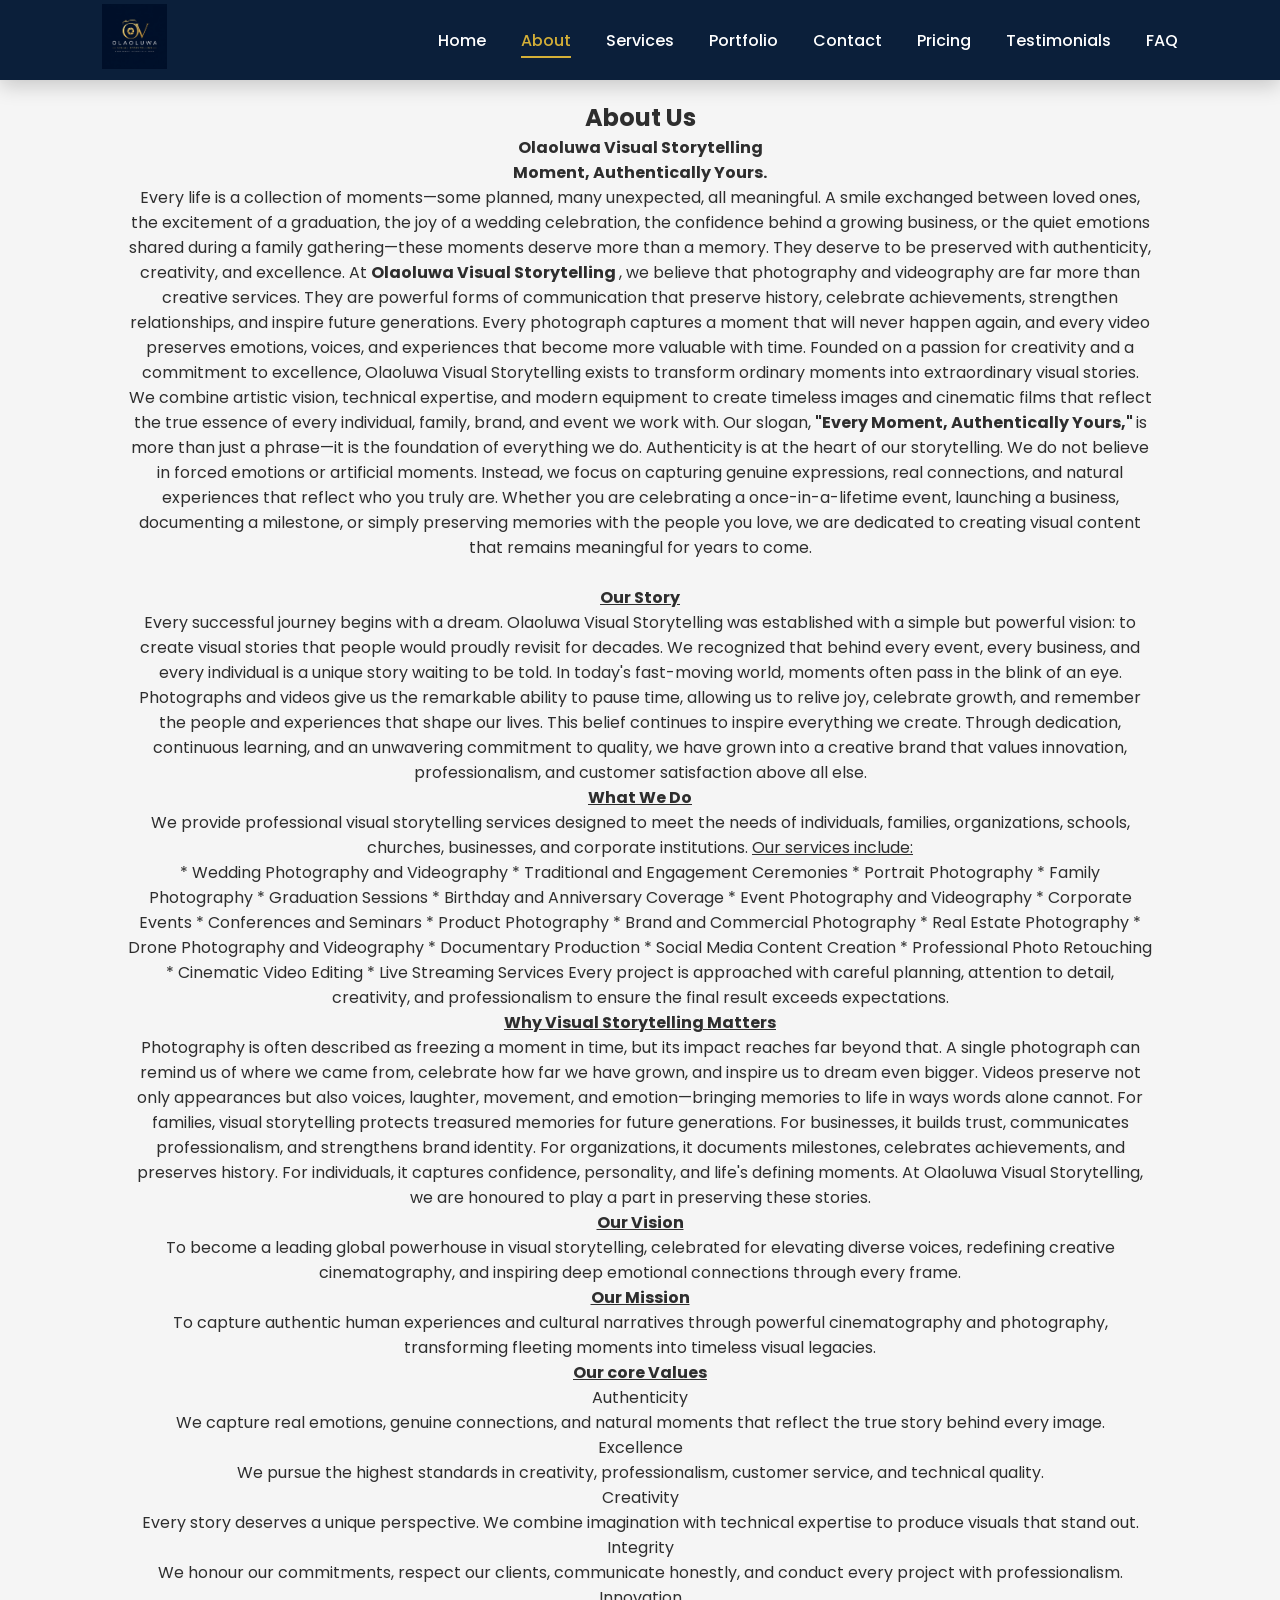
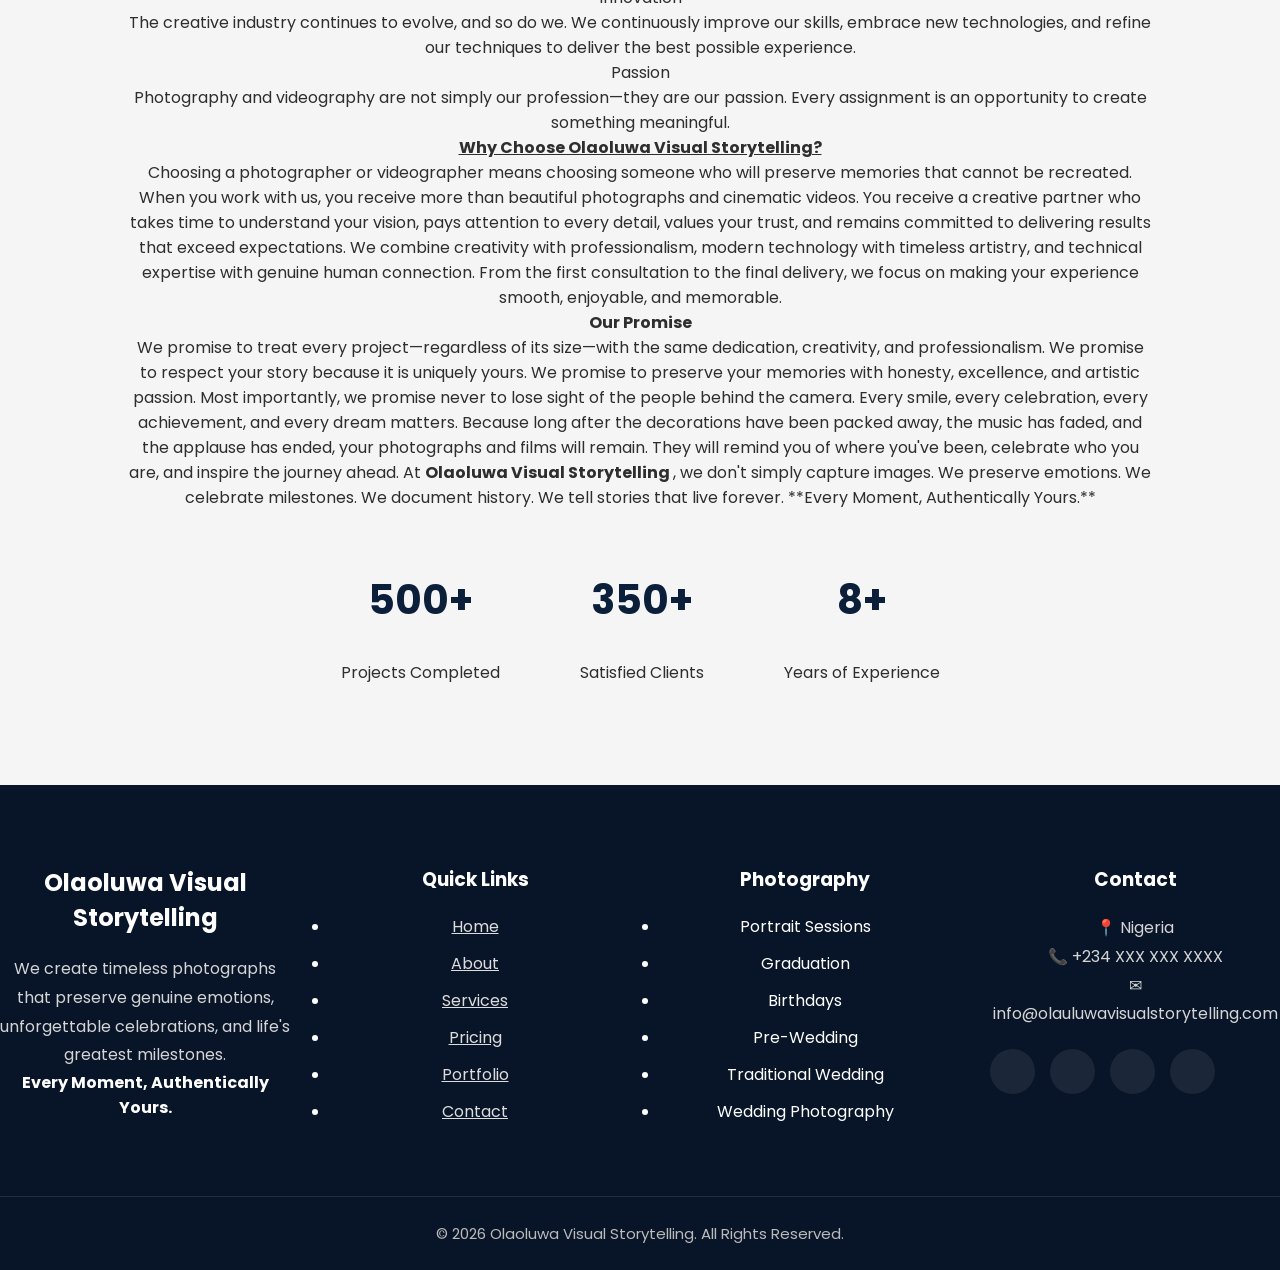
<file: about.html>
<!DOCTYPE html>
<html lang="en">
 <head>
  <meta charset="utf-8"/>
  <meta content="width=device-width, initial-scale=1.0" name="viewport"/>
  <link href="style.css" rel="stylesheet"/>
  <script defer="" src="script.js">
  </script>
  <title> About | Olaoluwa Visual Storytelling </title>
  <link rel="icon" type="image/x-icon" href="Gallery/Olaoluwa Visual Stroytelling Logo.png">
  <link href="https://fonts.googleapis.com/css2?family=Poppins:wght@300;400;500;600;700&amp;display=swap" rel="stylesheet"/>
 </head>
 <body>
  <header>
   <nav class="navbar">
    <a class="logo" href="index.html">
     <img alt="Olaoluwa Visual Storytelling" src="Gallery/Olaoluwa Visual Stroytelling Logo.png"/>
    </a>
    <ul class="nav-menu">
     <li>
      <a href="index.html">Home</a>
     </li>
     <li>
      <a class="active" href="about.html">About </a>
     </li>
     <li>
      <a href="services.html">Services</a>
     </li>
     <li>
      <a href="portfolio.html">Portfolio</a>
     </li>
     <li>
      <a href="contact.html">Contact</a>
     </li>
     <li>
      <a href="pricing.html">Pricing</a>
     </li>
     <li>
      <a href="testimonials.html">    Testimonials
      </a>
     </li>
     <li>
      <a href="faq.html">
       FAQ
      </a>
     </li>
    </ul>
    <div class="hamburger">
     <span>
     </span>
     <span>
     </span>
     <span>
     </span>
    </div>
   </nav>
  </header>
  <section class="section">
   <h1>
    About Us
   </h1>
   <p>
    <strong>
     Olaoluwa Visual Storytelling
    </strong>
    <br/>
    <strong>
     Moment, Authentically Yours.
    </strong>
    <br/>
    Every life is a collection of moments&mdash;some planned, many unexpected, all meaningful. A smile exchanged between loved ones, the excitement of a graduation, the joy of a wedding celebration, the confidence behind a growing business, or the quiet emotions shared during a family gathering&mdash;these moments deserve more than a memory. They deserve to be preserved with authenticity, creativity, and excellence.

At
    <strong>
     Olaoluwa Visual Storytelling
    </strong>
    , we believe that photography and videography are far more than creative services. They are powerful forms of communication that preserve history, celebrate achievements, strengthen relationships, and inspire future generations. Every photograph captures a moment that will never happen again, and every video preserves emotions, voices, and experiences that become more valuable with time.

Founded on a passion for creativity and a commitment to excellence, Olaoluwa Visual Storytelling exists to transform ordinary moments into extraordinary visual stories. We combine artistic vision, technical expertise, and modern equipment to create timeless images and cinematic films that reflect the true essence of every individual, family, brand, and event we work with.

Our slogan,
    <strong>
     "Every Moment, Authentically Yours,"
    </strong>
    is more than just a phrase&mdash;it is the foundation of everything we do. Authenticity is at the heart of our storytelling. We do not believe in forced emotions or artificial moments. Instead, we focus on capturing genuine expressions, real connections, and natural experiences that reflect who you truly are.

Whether you are celebrating a once-in-a-lifetime event, launching a business, documenting a milestone, or simply preserving memories with the people you love, we are dedicated to creating visual content that remains meaningful for years to come.
    <br/>
    <br/>
    <strong>
     <u>
      Our Story
     </u>
    </strong>
    <br/>
    Every successful journey begins with a dream.

Olaoluwa Visual Storytelling was established with a simple but powerful vision: to create visual stories that people would proudly revisit for decades. We recognized that behind every event, every business, and every individual is a unique story waiting to be told.

In today's fast-moving world, moments often pass in the blink of an eye. Photographs and videos give us the remarkable ability to pause time, allowing us to relive joy, celebrate growth, and remember the people and experiences that shape our lives.

This belief continues to inspire everything we create.

Through dedication, continuous learning, and an unwavering commitment to quality, we have grown into a creative brand that values innovation, professionalism, and customer satisfaction above all else.
    <br/>
    <strong>
     <u>
      What We Do
     </u>
    </strong>
    <br/>
    We provide professional visual storytelling services designed to meet the needs of individuals, families, organizations, schools, churches, businesses, and corporate institutions.
    <u>
     Our services include:
    </u>
    <br/>
    * Wedding Photography and Videography
* Traditional and Engagement Ceremonies
* Portrait Photography
* Family Photography
* Graduation Sessions
* Birthday and Anniversary Coverage
* Event Photography and Videography
* Corporate Events
* Conferences and Seminars
* Product Photography
* Brand and Commercial Photography
* Real Estate Photography
* Drone Photography and Videography
* Documentary Production
* Social Media Content Creation
* Professional Photo Retouching
* Cinematic Video Editing
* Live Streaming Services

Every project is approached with careful planning, attention to detail, creativity, and professionalism to ensure the final result exceeds expectations.
    <br/>
    <strong>
     <u>
      Why Visual Storytelling Matters
     </u>
    </strong>
    <br/>
    Photography is often described as freezing a moment in time, but its impact reaches far beyond that.

A single photograph can remind us of where we came from, celebrate how far we have grown, and inspire us to dream even bigger. Videos preserve not only appearances but also voices, laughter, movement, and emotion&mdash;bringing memories to life in ways words alone cannot.

For families, visual storytelling protects treasured memories for future generations.

For businesses, it builds trust, communicates professionalism, and strengthens brand identity.

For organizations, it documents milestones, celebrates achievements, and preserves history.

For individuals, it captures confidence, personality, and life's defining moments.

At Olaoluwa Visual Storytelling, we are honoured to play a part in preserving these stories.
    <br/>
    <strong>
     <u>
      Our Vision
     </u>
    </strong>
    <br/>
    To become a leading global powerhouse in visual storytelling, celebrated for elevating diverse voices, redefining creative cinematography, and inspiring deep emotional connections through every frame.
    <br/>
    <strong>
     <u>
      Our Mission
     </u>
    </strong>
    <br/>
    To capture authentic human experiences and cultural narratives through powerful cinematography and photography, transforming fleeting moments into timeless visual legacies.
    <br/>
    <strong>
     <u>
      Our core Values
     </u>
    </strong>
    <br/>
    Authenticity
    <br/>
    We capture real emotions, genuine connections, and natural moments that reflect the true story behind every image.
    <br/>
    Excellence
    <br/>
    We pursue the highest standards in creativity, professionalism, customer service, and technical quality.
    <br/>
    Creativity
    <br/>
    Every story deserves a unique perspective. We combine imagination with technical expertise to produce visuals that stand out.
    <br/>
    Integrity
    <br/>
    We honour our commitments, respect our clients, communicate honestly, and conduct every project with professionalism.
    <br/>
    Innovation
    <br/>
    The creative industry continues to evolve, and so do we. We continuously improve our skills, embrace new technologies, and refine our techniques to deliver the best possible experience.
    <br/>
    Passion
    <br/>
    Photography and videography are not simply our profession&mdash;they are our passion. Every assignment is an opportunity to create something meaningful.
    <br/>
    <strong>
     <u>
      Why Choose Olaoluwa Visual Storytelling?
     </u>
    </strong>
    <br/>
    Choosing a photographer or videographer means choosing someone who will preserve memories that cannot be recreated.

When you work with us, you receive more than beautiful photographs and cinematic videos.

You receive a creative partner who takes time to understand your vision, pays attention to every detail, values your trust, and remains committed to delivering results that exceed expectations.

We combine creativity with professionalism, modern technology with timeless artistry, and technical expertise with genuine human connection.

From the first consultation to the final delivery, we focus on making your experience smooth, enjoyable, and memorable.
    <br/>
    <strong>
     Our Promise
    </strong>
    <br/>
    We promise to treat every project&mdash;regardless of its size&mdash;with the same dedication, creativity, and professionalism.

We promise to respect your story because it is uniquely yours.

We promise to preserve your memories with honesty, excellence, and artistic passion.

Most importantly, we promise never to lose sight of the people behind the camera. Every smile, every celebration, every achievement, and every dream matters.

Because long after the decorations have been packed away, the music has faded, and the applause has ended, your photographs and films will remain.

They will remind you of where you've been, celebrate who you are, and inspire the journey ahead.

At
    <strong>
     Olaoluwa Visual Storytelling
    </strong>
    , we don't simply capture images.

We preserve emotions.

We celebrate milestones.

We document history.

We tell stories that live forever.

**Every Moment, Authentically Yours.**
   </p>
   <div class="stats">
    <div>
     <h2>
      500+
     </h2>
     <p>
      Projects Completed
     </p>
    </div>
    <div>
     <h2>
      350+
     </h2>
     <p>
      Satisfied Clients
     </p>
    </div>
    <div>
     <h2>
      8+
     </h2>
     <p>
      Years of Experience
     </p>
    </div>
   </div>
  </section>
  <footer>
   <div class="container footer-grid">
    <div class="footer-about">
     <h2>
      Olaoluwa Visual Storytelling
     </h2>
     <p>
      We create timeless photographs that preserve genuine
                    emotions, unforgettable celebrations, and life's
                    greatest milestones.
     </p>
     <h4>
      Every Moment, Authentically Yours.
     </h4>
    </div>
    <div class="footer-links">
     <h3>
      Quick Links
     </h3>
     <ul>
      <li>
       <a href="index.html">
        Home
       </a>
      </li>
      <li>
       <a href="about.html">
        About
       </a>
      </li>
      <li>
       <a href="services.html">
        Services
       </a>
      </li>
      <li>
       <a href="pricing.html">
        Pricing
       </a>
      </li>
      <li>
       <a href="portfolio.html">
        Portfolio
       </a>
      </li>
      <li>
       <a href="contact.html">
        Contact
       </a>
      </li>
     </ul>
    </div>
    <div class="footer-services">
     <h3>
      Photography
     </h3>
     <ul>
      <li>
       Portrait Sessions
      </li>
      <li>
       Graduation
      </li>
      <li>
       Birthdays
      </li>
      <li>
       Pre-Wedding
      </li>
      <li>
       Traditional Wedding
      </li>
      <li>
       Wedding Photography
      </li>
     </ul>
    </div>
    <div class="footer-contact">
     <h3>
      Contact
     </h3>
     <p>
      📍 Nigeria
     </p>
     <p>
      📞 +234 XXX XXX XXXX
     </p>
     <p>
      ✉ info@olauluwavisualstorytelling.com
     </p>
     <div class="social-icons">
      <a href="#">
       <i class="fab fa-facebook-f">
       </i>
      </a>
      <a href="#">
       <i class="fab fa-instagram">
       </i>
      </a>
      <a href="#">
       <i class="fab fa-x-twitter">
       </i>
      </a>
      <a href="#">
       <i class="fab fa-youtube">
       </i>
      </a>
     </div>
    </div>
   </div>
   <div class="copyright">
    <p>
     &copy; 2026 Olaoluwa Visual Storytelling.
                All Rights Reserved.
    </p>
   </div>
  </footer>
 </body>
</html>
</file>
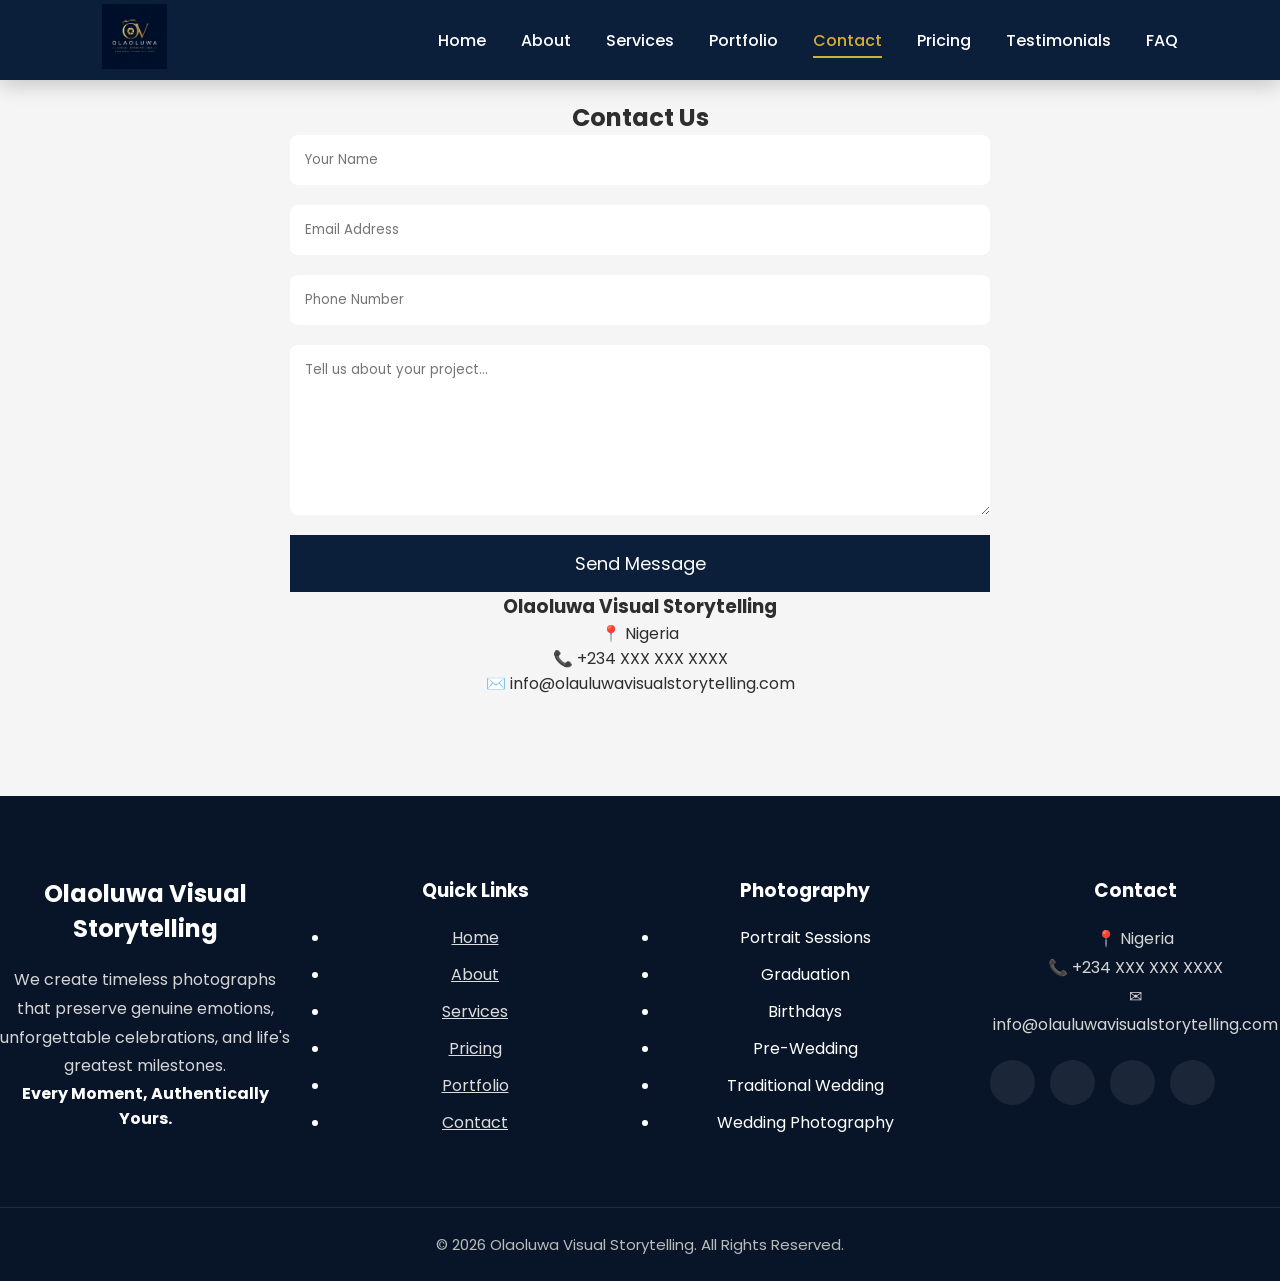
<file: contact.html>
<!DOCTYPE html>
<html lang="en">
<head>
    <meta charset="UTF-8">
    <meta name="viewport" content="width=device-width, initial-scale=1.0">
   <title> Contact | Olaoluwa Visual Storytelling </title>
  <link rel="icon" type="image/x-icon" href="Gallery/Olaoluwa Visual Stroytelling Logo.png">
  <link href="https://fonts.googleapis.com/css2?family=Poppins:wght@300;400;500;600;700&amp;display=swap" rel="stylesheet"/>

    <link rel="stylesheet" href="style.css">
    <script src="script.js" defer></script>
</head>
<body>
<header>
    <nav class="navbar">

        <a href="index.html" class="logo">
            <img src="Gallery/Olaoluwa Visual Stroytelling Logo.png" alt="Olaoluwa Visual Storytelling">
        </a>

        <ul class="nav-menu">
            <li><a href="index.html" >Home</a></li>
            <li><a href="about.html">About</a></li>
            <li><a href="services.html">Services</a></li>
            <li><a href="portfolio.html">Portfolio</a></li>
            <li><a href="contact.html"  class="active">Contact</a></li>
            <li><a href="pricing.html">Pricing</a></li>
<li><a href="testimonials.html">Testimonials</a></li>
<li><a href="faq.html">FAQ</a></li>
        </ul>

        <div class="hamburger">
            <span></span>
            <span></span>
            <span></span>
        </div>

    </nav>
</header>
<section class="section">

<h1>Contact Us</h1>

<form>

<input
type="text"
placeholder="Your Name"
required>

<input
type="email"
placeholder="Email Address"
required>

<input
type="tel"
placeholder="Phone Number">

<textarea
placeholder="Tell us about your project..."
rows="7"></textarea>

<button type="submit">
Send Message
</button>

</form>

<div class="contact-info">

<h3>Olaoluwa Visual Storytelling</h3>

<p>
📍 Nigeria
</p>

<p>
📞 +234 XXX XXX XXXX
</p>

<p>
✉️ info@olauluwavisualstorytelling.com
</p>

</div>

</section>    
<footer>

        <div class="container footer-grid">

            <div class="footer-about">

                <h2>Olaoluwa Visual Storytelling</h2>

                <p>

                    We create timeless photographs that preserve genuine
                    emotions, unforgettable celebrations, and life's
                    greatest milestones.

                </p>

                <h4>
                    Every Moment, Authentically Yours.
                </h4>

            </div>





            <div class="footer-links">

                <h3>Quick Links</h3>

                <ul>

                    <li><a href="index.html">Home</a></li>

                    <li><a href="about.html">About</a></li>

                    <li><a href="services.html">Services</a></li>

                    <li><a href="pricing.html">Pricing</a></li>

                    <li><a href="portfolio.html">Portfolio</a></li>

                    <li><a href="contact.html">Contact</a></li>

                </ul>

            </div>





            <div class="footer-services">

                <h3>Photography</h3>

                <ul>

                    <li>Portrait Sessions</li>

                    <li>Graduation</li>

                    <li>Birthdays</li>

                    <li>Pre-Wedding</li>

                    <li>Traditional Wedding</li>

                    <li>Wedding Photography</li>

                </ul>

            </div>





            <div class="footer-contact">

                <h3>Contact</h3>

                <p>📍 Nigeria</p>

                <p>📞 +234 XXX XXX XXXX</p>

                <p>✉ info@olauluwavisualstorytelling.com</p>

                <div class="social-icons">

                    <a href="#">
                        <i class="fab fa-facebook-f"></i>
                    </a>

                    <a href="#">
                        <i class="fab fa-instagram"></i>
                    </a>

                    <a href="#">
                        <i class="fab fa-x-twitter"></i>
                    </a>

                    <a href="#">
                        <i class="fab fa-youtube"></i>
                    </a>

                </div>

            </div>

        </div>





        <div class="copyright">

            <p>

                © 2026 Olaoluwa Visual Storytelling.
                All Rights Reserved.

            </p>

        </div>

    </footer>
</body>
</html>
</file>
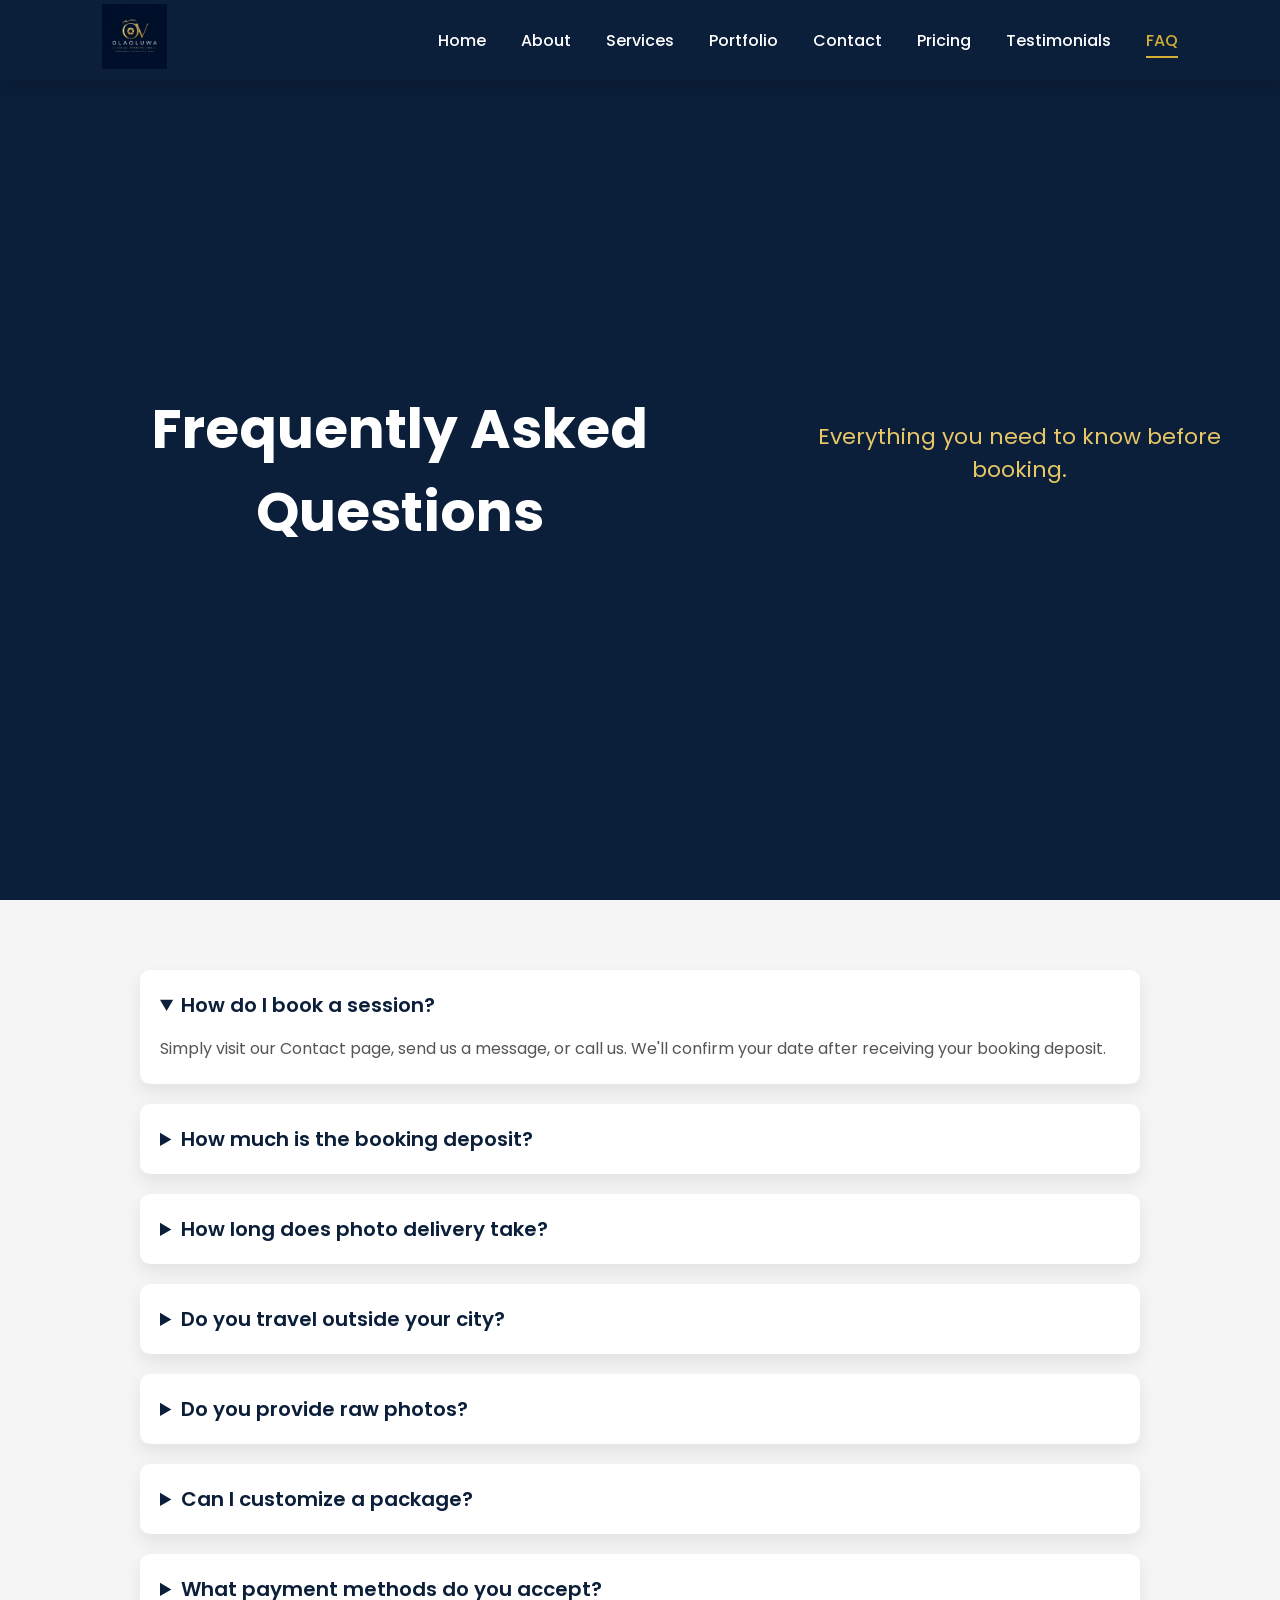
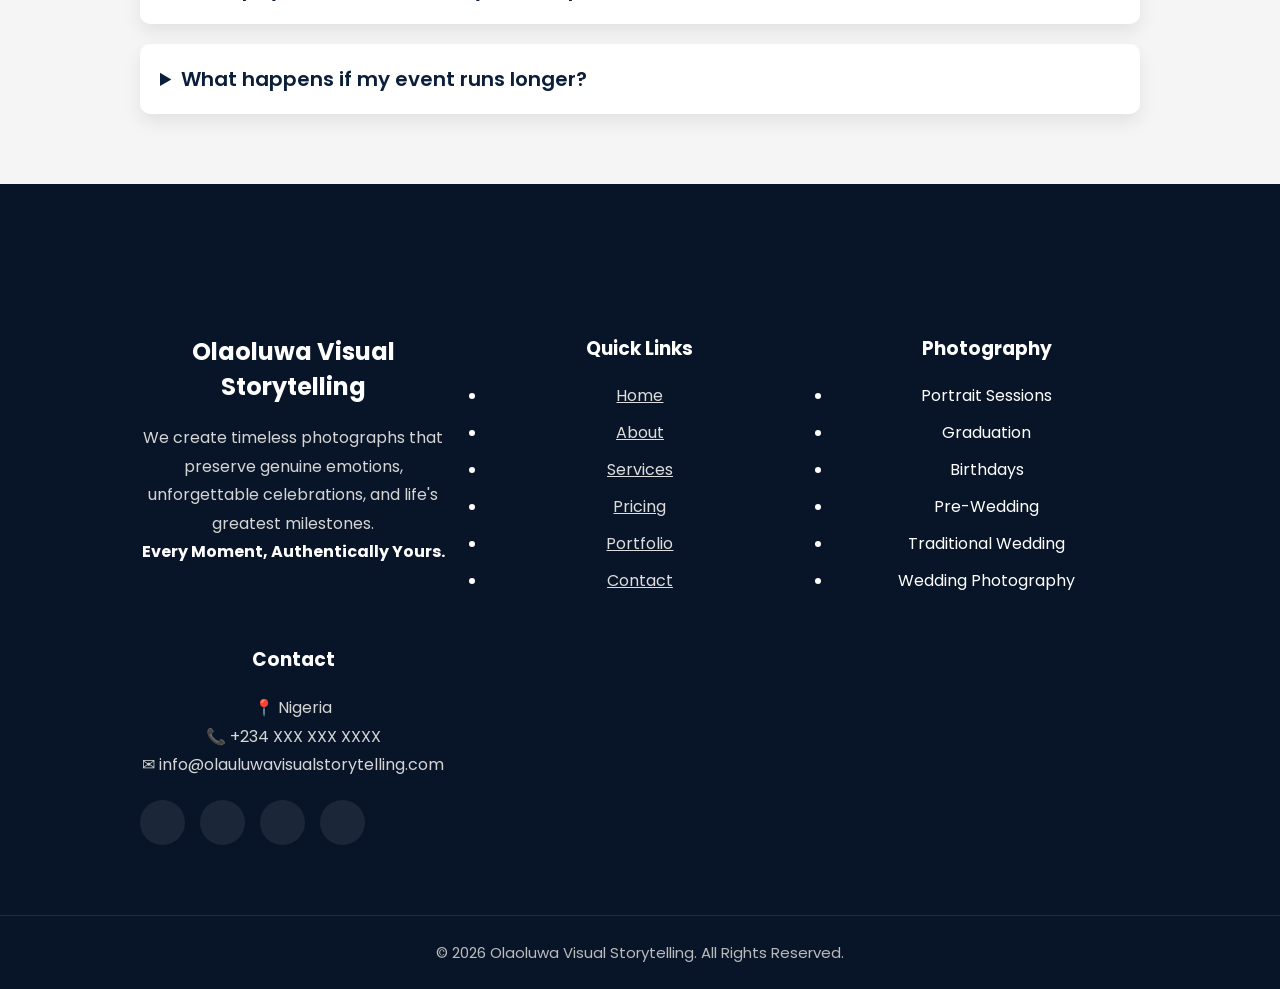
<file: faq.html>
<!DOCTYPE html>
<html lang="en">
<head>
    <meta charset="UTF-8">
    <meta name="viewport" content="width=device-width, initial-scale=1.0">
    <title> FAQ | Olaoluwa Visual Storytelling </title>
  <link rel="icon" type="image/x-icon" href="Gallery/Olaoluwa Visual Stroytelling Logo.png">
  <link href="https://fonts.googleapis.com/css2?family=Poppins:wght@300;400;500;600;700&amp;display=swap" rel="stylesheet"/>

    <link rel="stylesheet" href="style.css">
    <link rel="stylesheet" href="script.js" class="js">
</head>
<body>
    <style>

body{
    font-family:Poppins,sans-serif;
    background:#F5F5F5;
    margin:0;
}

.hero{
    background:#0B1F3A;
    color:white;
    text-align:center;
    padding:120px 20px 80px;
}

.hero h1{
    font-size:55px;
}

.hero p{
    color:#E8C766;
}

.container{
    width:90%;
    max-width:1000px;
    margin:70px auto;
}

details{
    background:white;
    margin-bottom:20px;
    border-radius:10px;
    padding:20px;
    box-shadow:0 8px 18px rgba(0,0,0,.08);
}

summary{
    cursor:pointer;
    font-size:20px;
    font-weight:600;
    color:#0B1F3A;
}

details p{
    margin-top:15px;
    line-height:1.8;
    color:#555;
}

</style>

<header>
    <nav class="navbar">

        <a href="index.html" class="logo">
            <img src="Gallery/Olaoluwa Visual Stroytelling Logo.png" alt="Olaoluwa Visual Storytelling">
        </a>

        <ul class="nav-menu">
            <li><a href="index.html" >Home</a></li>
            <li><a href="about.html">About</a></li>
            <li><a href="services.html">Services</a></li>
            <li><a href="portfolio.html">Portfolio</a></li>
            <li><a href="contact.html"  >Contact</a></li>
            <li><a href="pricing.html">Pricing</a></li>
            <li><a href="testimonials.html">Testimonials</a></li>
            <li><a href="faq.html" class="active">FAQ</a></li>
        </ul>

        <div class="hamburger">
            <span></span>
            <span></span>
            <span></span>
        </div>

    </nav>
</header>
<div>
    <section class="hero">

<h1>Frequently Asked Questions</h1>

<p>Everything you need to know before booking.</p>

</section>

<div class="container">

<details open>
<summary>How do I book a session?</summary>
<p>Simply visit our Contact page, send us a message, or call us. We'll confirm your date after receiving your booking deposit.</p>
</details>

<details>
<summary>How much is the booking deposit?</summary>
<p>A 50% deposit secures your booking. The remaining balance is due before the final delivery.</p>
</details>

<details>
<summary>How long does photo delivery take?</summary>
<p>Portrait sessions are typically delivered within 5–7 working days, while weddings and large events may take 2–4 weeks depending on the package.</p>
</details>

<details>
<summary>Do you travel outside your city?</summary>
<p>Yes. We are available to travel nationwide. Travel and accommodation costs may apply depending on the location.</p>
</details>

<details>
<summary>Do you provide raw photos?</summary>
<p>No. We deliver professionally selected and edited images to ensure every photograph meets our quality standards.</p>
</details>

<details>
<summary>Can I customize a package?</summary>
<p>Absolutely. We can tailor a package to suit your event, budget, and specific requirements.</p>
</details>

<details>
<summary>What payment methods do you accept?</summary>
<p>Bank transfer and other approved payment methods will be provided during the booking process.</p>
</details>

<details>
<summary>What happens if my event runs longer?</summary>
<p>Additional coverage can be arranged at an agreed hourly rate if our schedule permits.</p>
</details>

</div>
<footer>

        <div class="container footer-grid">

            <div class="footer-about">

                <h2>Olaoluwa Visual Storytelling</h2>

                <p>

                    We create timeless photographs that preserve genuine
                    emotions, unforgettable celebrations, and life's
                    greatest milestones.

                </p>

                <h4>
                    Every Moment, Authentically Yours.
                </h4>

            </div>





            <div class="footer-links">

                <h3>Quick Links</h3>

                <ul>

                    <li><a href="index.html">Home</a></li>

                    <li><a href="about.html">About</a></li>

                    <li><a href="services.html">Services</a></li>

                    <li><a href="pricing.html">Pricing</a></li>

                    <li><a href="portfolio.html">Portfolio</a></li>

                    <li><a href="contact.html">Contact</a></li>

                </ul>

            </div>





            <div class="footer-services">

                <h3>Photography</h3>

                <ul>

                    <li>Portrait Sessions</li>

                    <li>Graduation</li>

                    <li>Birthdays</li>

                    <li>Pre-Wedding</li>

                    <li>Traditional Wedding</li>

                    <li>Wedding Photography</li>

                </ul>

            </div>





            <div class="footer-contact">

                <h3>Contact</h3>

                <p>📍 Nigeria</p>

                <p>📞 +234 XXX XXX XXXX</p>

                <p>✉ info@olauluwavisualstorytelling.com</p>

                <div class="social-icons">

                    <a href="#">
                        <i class="fab fa-facebook-f"></i>
                    </a>

                    <a href="#">
                        <i class="fab fa-instagram"></i>
                    </a>

                    <a href="#">
                        <i class="fab fa-x-twitter"></i>
                    </a>

                    <a href="#">
                        <i class="fab fa-youtube"></i>
                    </a>

                </div>

            </div>

        </div>





        <div class="copyright">

            <p>

                © 2026 Olaoluwa Visual Storytelling.
                All Rights Reserved.

            </p>

        </div>

    </footer>
</body>
</html>
</file>
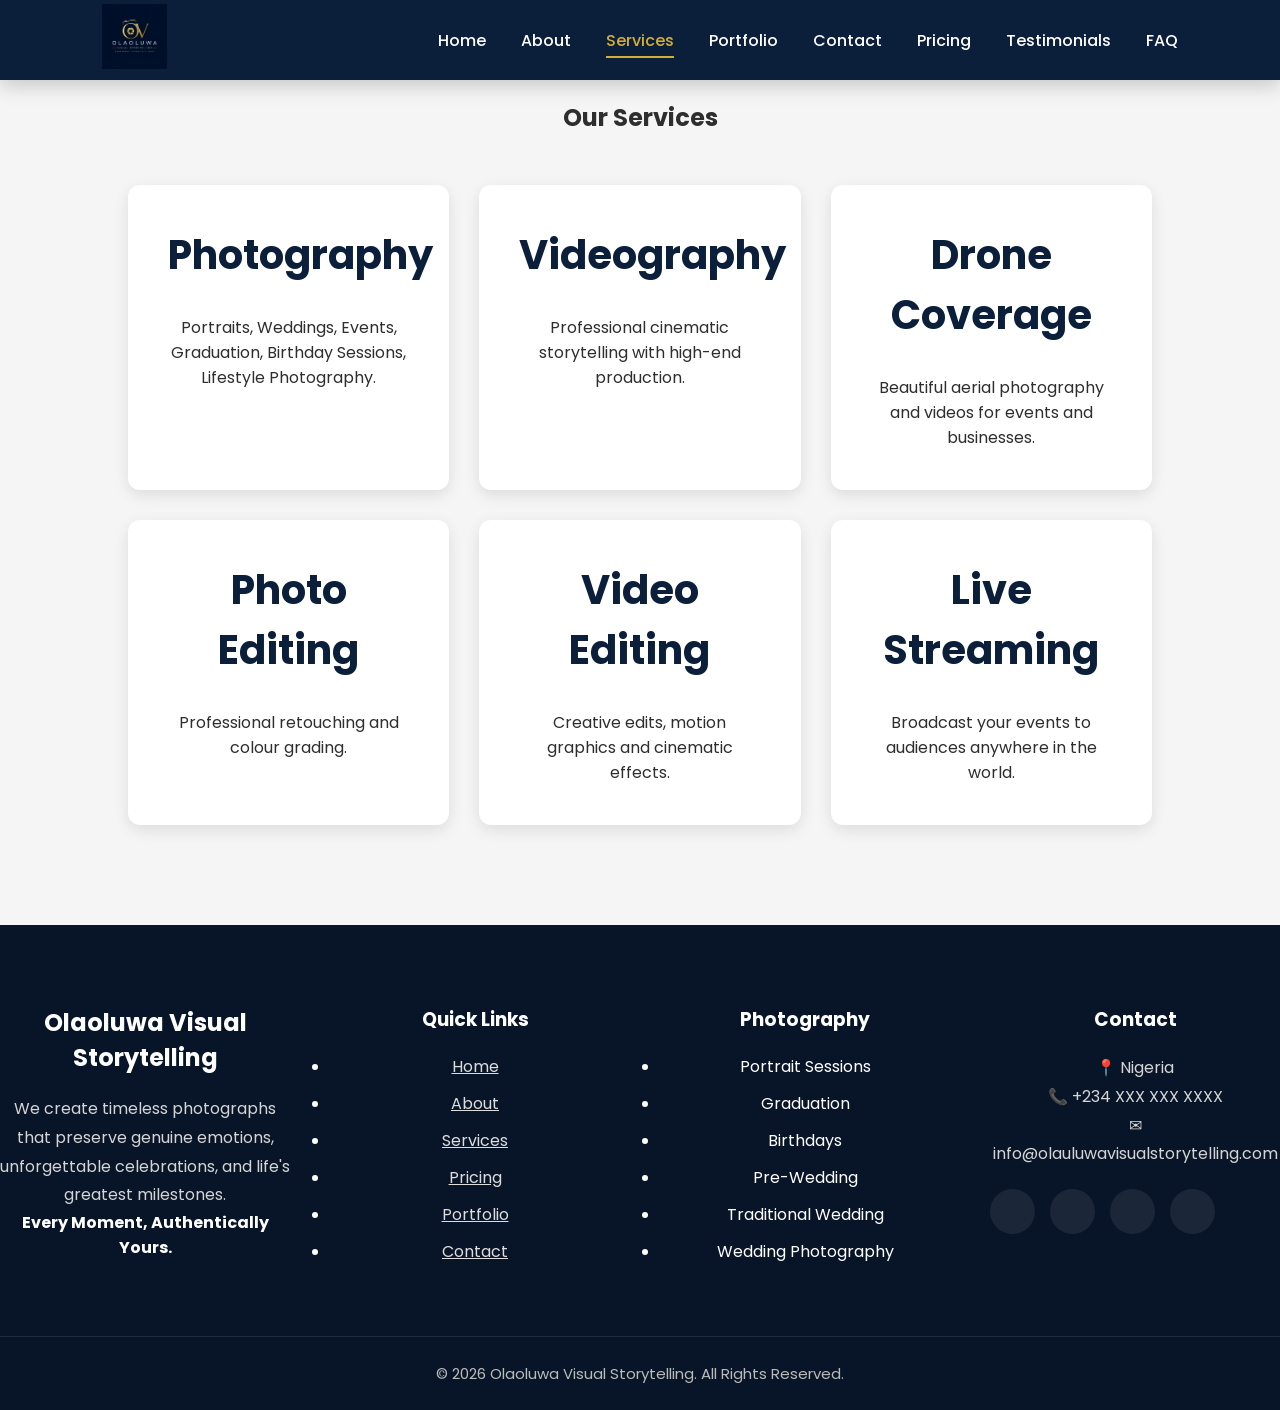
<file: services.html>
<!DOCTYPE html>
<html lang="en">
<head>
    <meta charset="UTF-8">
    <meta name="viewport" content="width=device-width, initial-scale=1.0">
    <link rel="stylesheet" href="style.css">
    <script src="script.js" defer></script>
<title> Services | Olaoluwa Visual Storytelling </title>
  <link rel="icon" type="image/x-icon" href="Gallery/Olaoluwa Visual Stroytelling Logo.png">
  <link href="https://fonts.googleapis.com/css2?family=Poppins:wght@300;400;500;600;700&amp;display=swap" rel="stylesheet"/>

</head>
<body>
<header>
    <nav class="navbar">

        <a href="index.html" class="logo">
            <img src="Gallery/Olaoluwa Visual Stroytelling Logo.png" alt="Olaoluwa Visual Storytelling">
        </a>

        <ul class="nav-menu">
            <li><a href="index.html">Home</a></li>
            <li><a href="about.html">About</a></li>
            <li><a href="services.html"  class="active">Services</a></li>
            <li><a href="portfolio.html">Portfolio</a></li>
            <li><a href="contact.html">Contact</a></li>
            <li><a href="pricing.html">Pricing</a></li>
<li><a href="testimonials.html">Testimonials</a></li>
<li><a href="faq.html">FAQ</a></li>
        </ul>

        <div class="hamburger">
            <span></span>
            <span></span>
            <span></span>
        </div>

    </nav>
</header>
    
<section class="section">

<h1>Our Services</h1>

<div class="cards">

<div class="card">
<h2>Photography</h2>
<p>
Portraits, Weddings, Events,
Graduation,
Birthday Sessions,
Lifestyle Photography.
</p>
</div>

<div class="card">
<h2>Videography</h2>
<p>
Professional cinematic storytelling with high-end production.
</p>
</div>

<div class="card">
<h2>Drone Coverage</h2>
<p>
Beautiful aerial photography and videos for events and businesses.
</p>
</div>

<div class="card">
<h2>Photo Editing</h2>
<p>
Professional retouching and colour grading.
</p>
</div>

<div class="card">
<h2>Video Editing</h2>
<p>
Creative edits, motion graphics and cinematic effects.
</p>
</div>

<div class="card">
<h2>Live Streaming</h2>
<p>
Broadcast your events to audiences anywhere in the world.
</p>
</div>

</div>

</section>
<footer>

        <div class="container footer-grid">

            <div class="footer-about">

                <h2>Olaoluwa Visual Storytelling</h2>

                <p>

                    We create timeless photographs that preserve genuine
                    emotions, unforgettable celebrations, and life's
                    greatest milestones.

                </p>

                <h4>
                    Every Moment, Authentically Yours.
                </h4>

            </div>





            <div class="footer-links">

                <h3>Quick Links</h3>

                <ul>

                    <li><a href="index.html">Home</a></li>

                    <li><a href="about.html">About</a></li>

                    <li><a href="services.html">Services</a></li>

                    <li><a href="pricing.html">Pricing</a></li>

                    <li><a href="portfolio.html">Portfolio</a></li>

                    <li><a href="contact.html">Contact</a></li>

                </ul>

            </div>





            <div class="footer-services">

                <h3>Photography</h3>

                <ul>

                    <li>Portrait Sessions</li>

                    <li>Graduation</li>

                    <li>Birthdays</li>

                    <li>Pre-Wedding</li>

                    <li>Traditional Wedding</li>

                    <li>Wedding Photography</li>

                </ul>

            </div>





            <div class="footer-contact">

                <h3>Contact</h3>

                <p>📍 Nigeria</p>

                <p>📞 +234 XXX XXX XXXX</p>

                <p>✉ info@olauluwavisualstorytelling.com</p>

                <div class="social-icons">

                    <a href="#">
                        <i class="fab fa-facebook-f"></i>
                    </a>

                    <a href="#">
                        <i class="fab fa-instagram"></i>
                    </a>

                    <a href="#">
                        <i class="fab fa-x-twitter"></i>
                    </a>

                    <a href="#">
                        <i class="fab fa-youtube"></i>
                    </a>

                </div>

            </div>

        </div>





        <div class="copyright">

            <p>

                © 2026 Olaoluwa Visual Storytelling.
                All Rights Reserved.

            </p>

        </div>

    </footer>
</body>
</html>
</file>
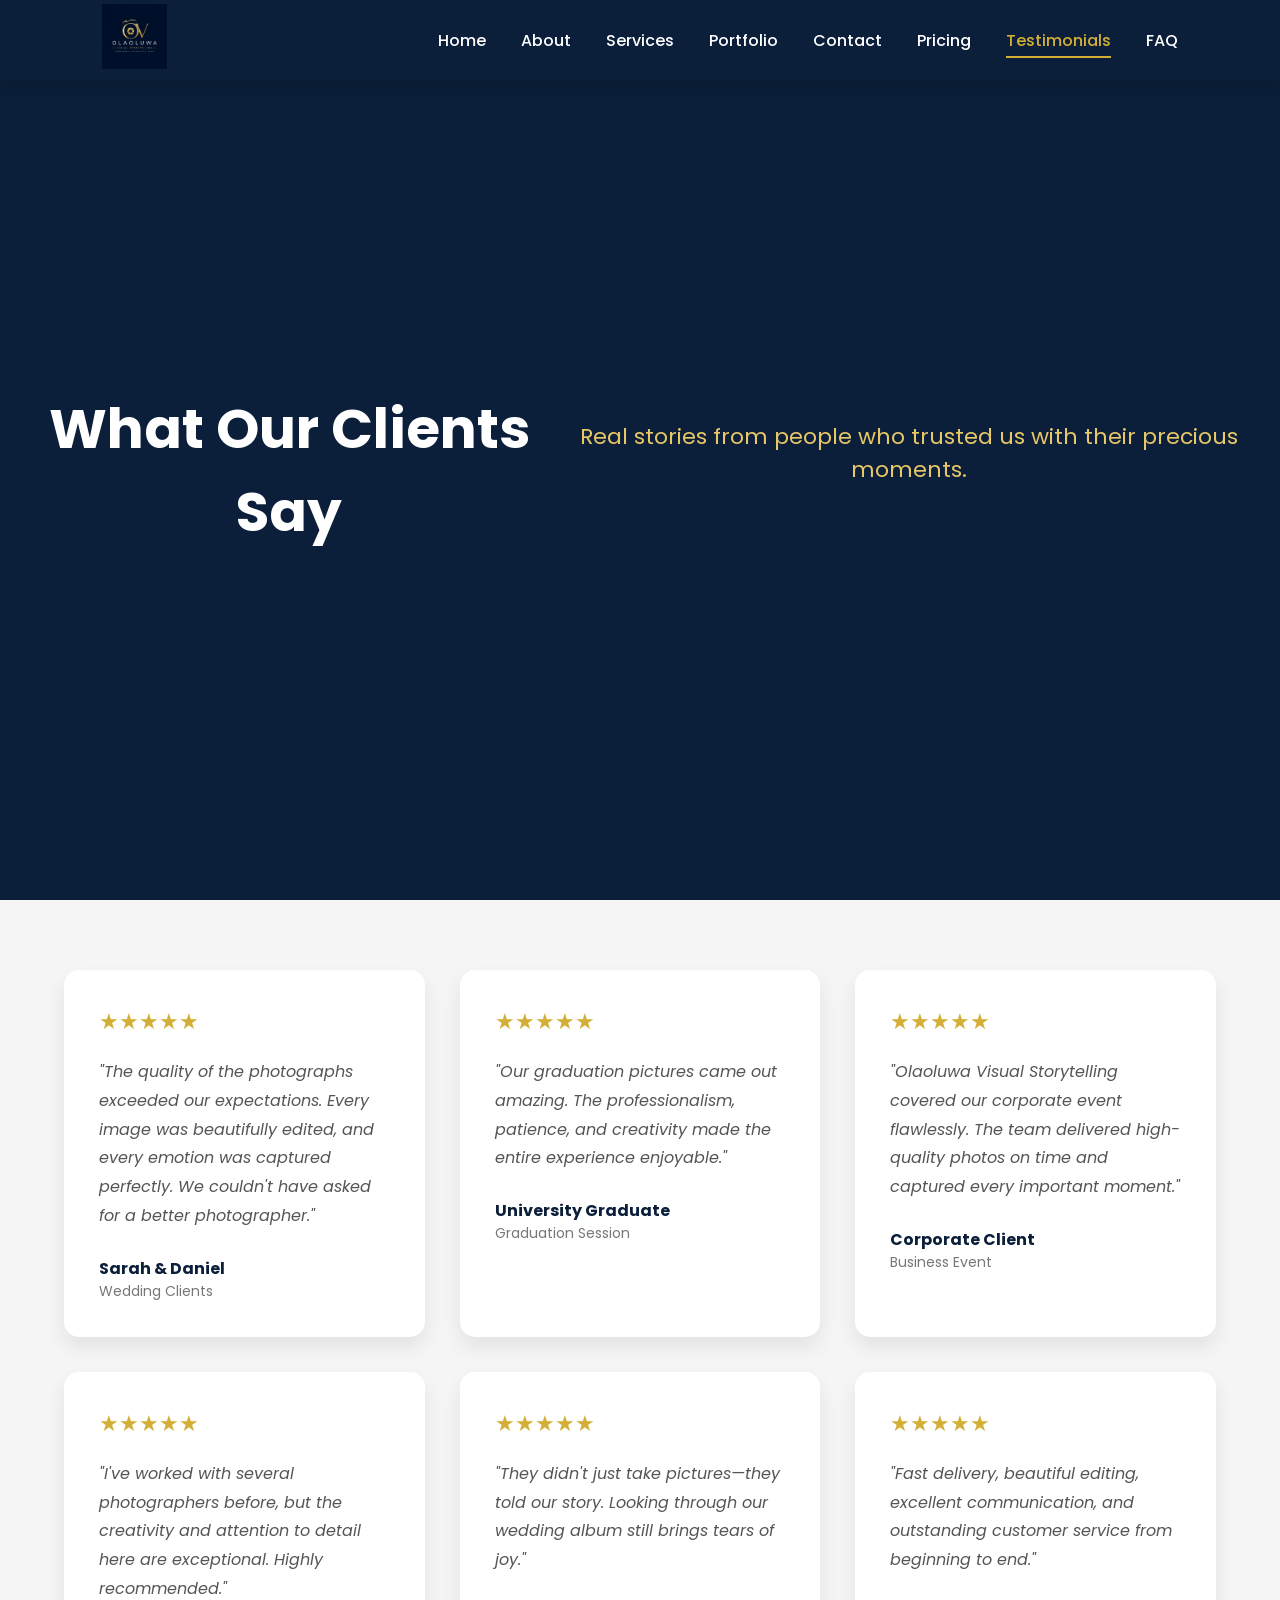
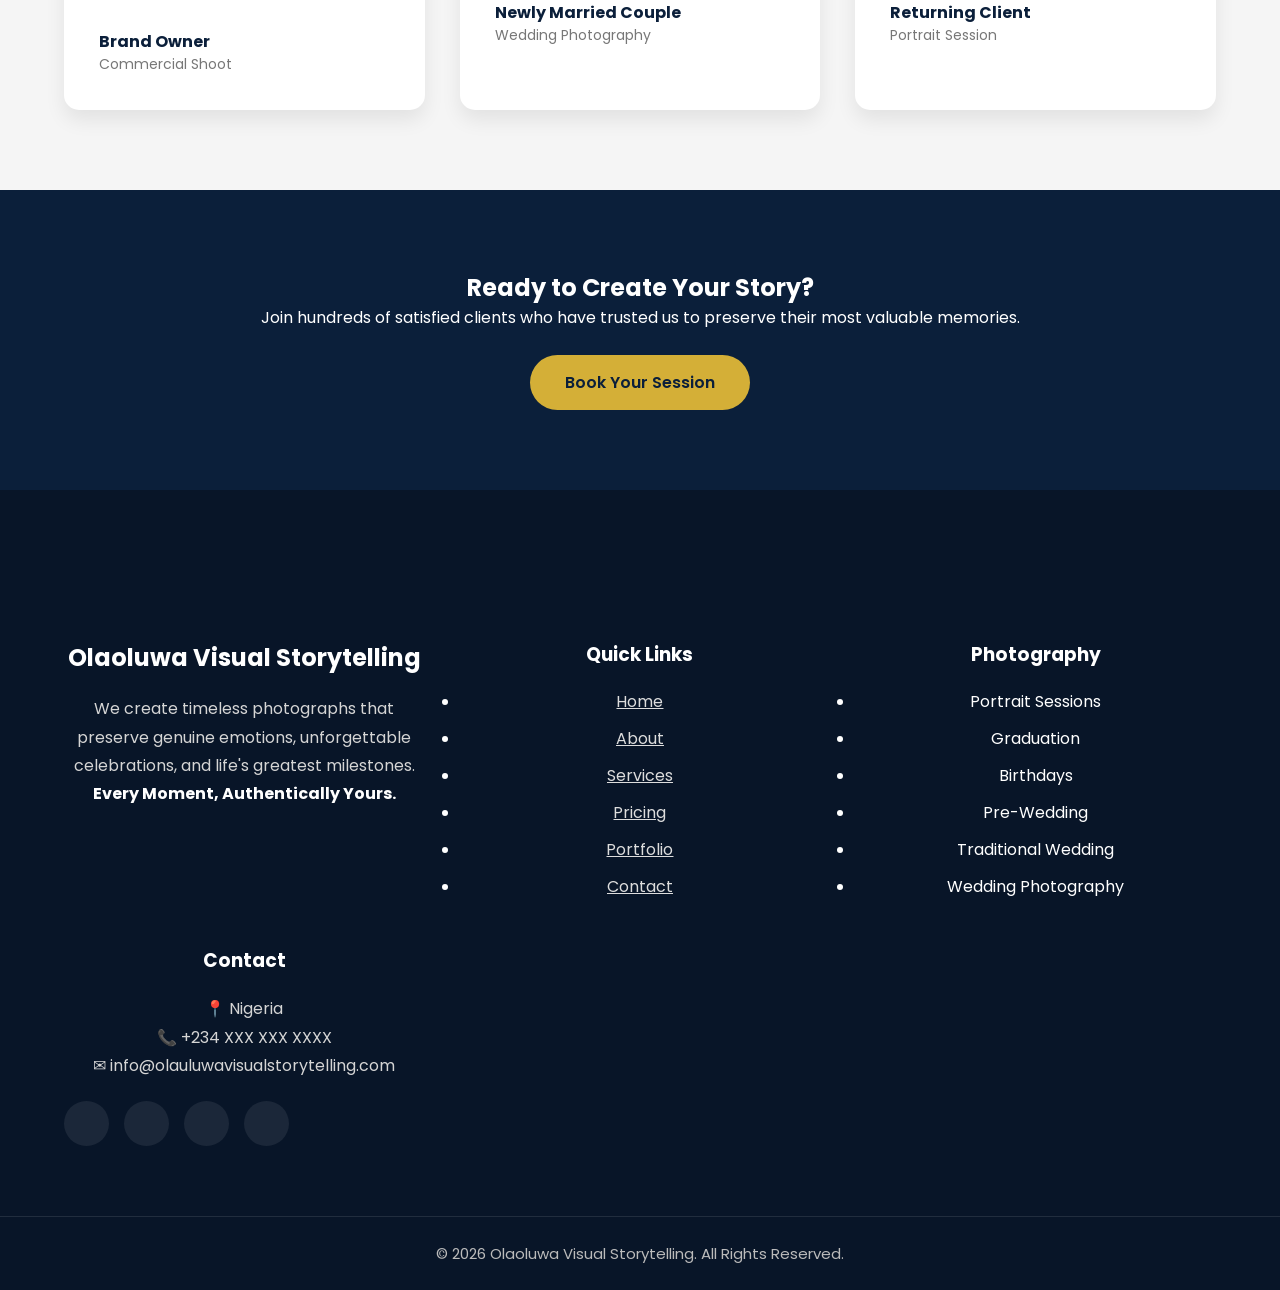
<file: testimonials.html>
<!DOCTYPE html>
<html lang="en">
<head>

<meta charset="UTF-8">

<meta name="viewport" content="width=device-width, initial-scale=1.0">
<title> Testimonials | Olaoluwa Visual Storytelling </title>
  <link rel="icon" type="image/x-icon" href="Gallery/Olaoluwa Visual Stroytelling Logo.png">
  <link href="https://fonts.googleapis.com/css2?family=Poppins:wght@300;400;500;600;700&amp;display=swap" rel="stylesheet"/>

<link rel="stylesheet" href="style.css">

<style>

body{

margin:0;

font-family:Poppins,sans-serif;

background:#F5F5F5;

}

.hero{

background:#0B1F3A;

padding:120px 20px 80px;

text-align:center;

color:white;

}

.hero h1{

font-size:55px;

}

.hero p{

color:#E8C766;

}

.container{

width:90%;

max-width:1200px;

margin:70px auto;

display:grid;

grid-template-columns:repeat(auto-fit,minmax(320px,1fr));

gap:35px;

}

.card{

background:white;

padding:35px;

border-radius:15px;

box-shadow:0 10px 20px rgba(0,0,0,.08);

transition:.3s;

}

.card:hover{

transform:translateY(-10px);

}

.stars{

font-size:22px;

color:#D4AF37;

margin-bottom:20px;

}

.quote{

font-style:italic;

line-height:1.8;

color:#555;

}

.client{

margin-top:25px;

font-weight:bold;

color:#0B1F3A;

}

.location{

color:#777;

font-size:14px;

}

.cta{

background:#0B1F3A;

color:white;

text-align:center;

padding:80px 20px;

margin-top:80px;

}

.btn{

display:inline-block;

margin-top:25px;

padding:15px 35px;

background:#D4AF37;

text-decoration:none;

color:#0B1F3A;

font-weight:600;

border-radius:40px;

}

.btn:hover{

background:white;

}

</style>

</head>
<header>
    <nav class="navbar">

        <a href="index.html" class="logo">
            <img src="Gallery/Olaoluwa Visual Stroytelling Logo.png" alt="Olaoluwa Visual Storytelling">
        </a>

        <ul class="nav-menu">
            <li><a href="index.html">Home</a></li>
            <li><a href="about.html">About</a></li>
            <li><a href="services.html"  >Services</a></li>
            <li><a href="portfolio.html">Portfolio</a></li>
            <li><a href="contact.html">Contact</a></li>
            <li><a href="pricing.html">Pricing</a></li>
<li><a href="testimonials.html"class="active">Testimonials</a></li>
<li><a href="faq.html">FAQ</a></li>
        </ul>

        <div class="hamburger">
            <span></span>
            <span></span>
            <span></span>
        </div>

    </nav>
</header>
<body>


<section class="hero">

<h1>What Our Clients Say</h1>

<p>Real stories from people who trusted us with their precious moments.</p>

</section>

<div class="container">

<div class="card">

<div class="stars">★★★★★</div>

<p class="quote">

"The quality of the photographs exceeded our expectations. Every image was beautifully edited, and every emotion was captured perfectly. We couldn't have asked for a better photographer."

</p>

<div class="client">Sarah & Daniel</div>

<div class="location">Wedding Clients</div>

</div>

<div class="card">

<div class="stars">★★★★★</div>

<p class="quote">

"Our graduation pictures came out amazing. The professionalism, patience, and creativity made the entire experience enjoyable."

</p>

<div class="client">University Graduate</div>

<div class="location">Graduation Session</div>

</div>

<div class="card">

<div class="stars">★★★★★</div>

<p class="quote">

"Olaoluwa Visual Storytelling covered our corporate event flawlessly. The team delivered high-quality photos on time and captured every important moment."

</p>

<div class="client">Corporate Client</div>

<div class="location">Business Event</div>

</div>

<div class="card">

<div class="stars">★★★★★</div>

<p class="quote">

"I've worked with several photographers before, but the creativity and attention to detail here are exceptional. Highly recommended."

</p>

<div class="client">Brand Owner</div>

<div class="location">Commercial Shoot</div>

</div>

<div class="card">

<div class="stars">★★★★★</div>

<p class="quote">

"They didn't just take pictures—they told our story. Looking through our wedding album still brings tears of joy."

</p>

<div class="client">Newly Married Couple</div>

<div class="location">Wedding Photography</div>

</div>

<div class="card">

<div class="stars">★★★★★</div>

<p class="quote">

"Fast delivery, beautiful editing, excellent communication, and outstanding customer service from beginning to end."

</p>

<div class="client">Returning Client</div>

<div class="location">Portrait Session</div>

</div>

</div>

<section class="cta">

<h2>Ready to Create Your Story?</h2>

<p>

Join hundreds of satisfied clients who have trusted us to preserve their most valuable memories.

</p>

<a href="contact.html" class="btn">

Book Your Session

</a>

</section>
<footer>

        <div class="container footer-grid">

            <div class="footer-about">

                <h2>Olaoluwa Visual Storytelling</h2>

                <p>

                    We create timeless photographs that preserve genuine
                    emotions, unforgettable celebrations, and life's
                    greatest milestones.

                </p>

                <h4>
                    Every Moment, Authentically Yours.
                </h4>

            </div>





            <div class="footer-links">

                <h3>Quick Links</h3>

                <ul>

                    <li><a href="index.html">Home</a></li>

                    <li><a href="about.html">About</a></li>

                    <li><a href="services.html">Services</a></li>

                    <li><a href="pricing.html">Pricing</a></li>

                    <li><a href="portfolio.html">Portfolio</a></li>

                    <li><a href="contact.html">Contact</a></li>

                </ul>

            </div>





            <div class="footer-services">

                <h3>Photography</h3>

                <ul>

                    <li>Portrait Sessions</li>

                    <li>Graduation</li>

                    <li>Birthdays</li>

                    <li>Pre-Wedding</li>

                    <li>Traditional Wedding</li>

                    <li>Wedding Photography</li>

                </ul>

            </div>





            <div class="footer-contact">

                <h3>Contact</h3>

                <p>📍 Nigeria</p>

                <p>📞 +234 XXX XXX XXXX</p>

                <p>✉ info@olauluwavisualstorytelling.com</p>

                <div class="social-icons">

                    <a href="#">
                        <i class="fab fa-facebook-f"></i>
                    </a>

                    <a href="#">
                        <i class="fab fa-instagram"></i>
                    </a>

                    <a href="#">
                        <i class="fab fa-x-twitter"></i>
                    </a>

                    <a href="#">
                        <i class="fab fa-youtube"></i>
                    </a>

                </div>

            </div>

        </div>





        <div class="copyright">

            <p>

                © 2026 Olaoluwa Visual Storytelling.
                All Rights Reserved.

            </p>

        </div>

    </footer>
</body>
</html>
</file>
<file: style.css>
*{
margin:0;
padding:0;
box-sizing:border-box;
font-family:'Poppins',sans-serif;
}

html{
scroll-behavior:smooth;
}

body{
background:#F5F5F5;
color:#2E2E2E;
}

.navbar{
    position:fixed;
    top:0;
    left:0;
    width:100%;
    height:80px;
    background:#0B1F3A;
    display:flex;
    justify-content:space-between;
    align-items:center;
    padding:0 8%;
    z-index:1000;
    box-shadow:0 5px 20px rgba(0,0,0,.2);
}
.pricing-categories{

    padding:100px 0;

    background:#F5F5F5;

}

.category-grid{

    display:grid;

    grid-template-columns:repeat(auto-fit,minmax(320px,1fr));

    gap:35px;

}

.category-card{

    background:#fff;

    border-radius:15px;

    overflow:hidden;

    box-shadow:0 10px 30px rgba(0,0,0,.08);

    transition:.4s;

    text-align:center;

}

.category-card:hover{

    transform:translateY(-10px);

}

.category-card img{

    width:100%;

    height:250px;

    object-fit:cover;

}

.category-card h3{

    margin:25px 0 15px;

    color:#0B1F3A;

    font-size:28px;

}

.category-card p{

    padding:0 25px;

    color:#666;

    line-height:1.8;

}

.category-card .btn{

    display:inline-block;

    margin:30px 0;

    padding:14px 35px;

    background:#D4AF37;

    color:#0B1F3A;

    border-radius:40px;

    text-decoration:none;

    font-weight:600;

    transition:.3s;

}

.category-card .btn:hover{

    background:#0B1F3A;

    color:#fff;

}

.logo img{
    height:60px;
}

.nav-menu{
    display:flex;
    list-style:none;
    gap:35px;
}

.nav-menu li{
    list-style:none;
}

.nav-menu a{
    color:#fff;
    text-decoration:none;
    font-size:16px;
    font-weight:500;
    transition:.3s;
    position:relative;
}

.nav-menu a:hover,
.nav-menu a.active{
    color:#D4AF37;
}

.nav-menu a::after{
    content:"";
    position:absolute;
    left:0;
    bottom:-6px;
    width:0;
    height:2px;
    background:#D4AF37;
    transition:.3s;
}

.nav-menu a:hover::after,
.nav-menu a.active::after{
    width:100%;
}

/* Hamburger */

.hamburger{
    display:none;
    flex-direction:column;
    cursor:pointer;
}

.hamburger span{
    width:28px;
    height:3px;
    background:#fff;
    margin:4px;
    transition:.3s;
}


@media(max-width:768px){

.navbar{
    padding:0 20px;
}

.hamburger{
    display:flex;
}

.nav-menu{
    position:absolute;
    top:80px;
    left:-100%;
    width:100%;
    background:#0B1F3A;
    flex-direction:column;
    text-align:center;
    transition:.4s;
    gap:0;
}

.nav-menu li{
    padding:20px 0;
    border-top:1px solid rgba(255,255,255,.1);
}

.nav-menu.active{
    left:0;
}

}
.logo img{
height:65px;
}

.nav-links{
display:flex;
list-style:none;
}

.nav-links li{
margin-left:30px;
}

.nav-links a{
color:white;
text-decoration:none;
font-weight:500;
transition:.4s;
}

.nav-links a:hover{
color:#D4AF37;
}

.hero{
height:100vh;
background:url(images/hero.jpg) center/cover;
display:flex;
justify-content:center;
align-items:center;
position:relative;
}

.overlay{
position:absolute;
width:100%;
height:100%;
background:rgba(11,31,58,.75);
}

.hero-content{
position:relative;
text-align:center;
color:white;
}

.hero h1{
font-size:65px;
margin:20px 0;
}

.hero p{
font-size:22px;
margin-bottom:35px;
color:#E8C766;
}

.btn{
padding:15px 35px;
background:#D4AF37;
color:#0B1F3A;
text-decoration:none;
font-weight:bold;
border-radius:50px;
transition:.4s;
}

.btn:hover{
background:#E8C766;
}

.section{
padding:100px 10%;
text-align:center;
}

.section h2{
font-size:40px;
color:#0B1F3A;
margin-bottom:30px;
}

.stats{
display:flex;
justify-content:center;
gap:80px;
margin-top:60px;
}

.counter{
font-size:55px;
color:#D4AF37;
}

.cards{
display:grid;
grid-template-columns:repeat(auto-fit,minmax(250px,1fr));
gap:30px;
margin-top:50px;
}

.card{
background:white;
padding:40px;
border-radius:12px;
box-shadow:0 5px 15px rgba(0,0,0,.1);
transition:.4s;
}

.card:hover{
transform:translateY(-10px);
}

.card i{
font-size:50px;
color:#D4AF37;
margin-bottom:20px;
}

.gallery{
display:grid;
grid-template-columns:repeat(auto-fit,minmax(280px,1fr));
gap:20px;
margin-top:50px;
}

.gallery img{
width:100%;
height:300px;
object-fit:cover;
border-radius:12px;
transition:.5s;
}

.gallery img:hover{
transform:scale(1.05);
}

.testimonial-box{
background:white;
padding:40px;
border-left:8px solid #D4AF37;
max-width:700px;
margin:auto;
}

form{
display:flex;
flex-direction:column;
gap:20px;
max-width:700px;
margin:auto;
}

input,textarea{
padding:15px;
border:none;
border-radius:8px;
}

button{
padding:15px;
background:#0B1F3A;
color:white;
border:none;
cursor:pointer;
font-size:18px;
}

button:hover{
background:#D4AF37;
color:#0B1F3A;
}

footer{
background:#111111;
color:white;
padding:30px;
text-align:center;
}

.menu-btn{
display:none;
color:white;
font-size:30px;
}

@media(max-width:768px){

.nav-links{
display:none;
}

.menu-btn{
display:block;
}

.hero h1{
font-size:38px;
}

.stats{
flex-direction:column;
gap:30px;
}

}
footer{

    background:#081528;
    color:#fff;
    padding:80px 0 0;

}

.footer-grid{

    display:grid;
    grid-template-columns:repeat(auto-fit,minmax(250px,1fr));
    gap:40px;

}

.footer-grid h2,
.footer-grid h3{

    color:var(--gold);
    margin-bottom:20px;

}

.footer-grid p{

    color:#d5d5d5;
    line-height:1.8;

}

.footer-grid ul{

    padding:0;

}

.footer-grid ul li{

    margin-bottom:12px;

}

.footer-grid ul li a{

    color:#ddd;
    transition:.3s;

}

.footer-grid ul li a:hover{

    color:var(--gold);
    padding-left:8px;

}

.social-icons{

    display:flex;
    gap:15px;
    margin-top:20px;

}

.social-icons a{

    width:45px;
    height:45px;
    border-radius:50%;
    background:rgba(255,255,255,.08);
    display:flex;
    justify-content:center;
    align-items:center;
    color:#fff;
    font-size:18px;
    transition:.3s;

}

.social-icons a:hover{

    background:var(--gold);
    color:var(--navy);
    transform:translateY(-5px);

}

/*=========================================
    COPYRIGHT
==========================================*/

.copyright{

    margin-top:60px;
    padding:25px;
    text-align:center;
    border-top:1px solid rgba(255,255,255,.1);

}

.copyright p{

    color:#bbb;
    font-size:15px;

}

/*=========================================
    FADE ANIMATION
==========================================*/

@keyframes fadeUp{

    from{

        opacity:0;
        transform:translateY(40px);

    }

    to{

        opacity:1;
        transform:translateY(0);

    }

}

.photo-hero,
.intro,
.pricing-section,
.newsletter,
.cta{

    animation:fadeUp .8s ease;

}

/*=========================================
    RESPONSIVE
==========================================*/

@media(max-width:992px){

.hero-content h1{

    font-size:52px;

}

.section-title h2,
.intro h2{

    font-size:34px;

}

.newsletter-content{

    text-align:center;
    justify-content:center;

}

}

@media(max-width:768px){

.photo-hero{

    height:70vh;
    background-attachment:scroll;

}

.hero-content h1{

    font-size:40px;

}

.hero-content p{

    font-size:18px;

}

.section-title h2,
.intro h2{

    font-size:30px;

}

.pricing-grid{

    grid-template-columns:1fr;

}

.featured{

    transform:none;

}

.featured:hover{

    transform:translateY(-10px);

}

.newsletter-form{

    flex-direction:column;
    align-items:center;

}

.newsletter-form input{

    width:100%;

}

.newsletter-form button{

    width:100%;

}

.footer-grid{

    text-align:center;

}

.social-icons{

    justify-content:center;

}

.cta h2{

    font-size:34px;

}

}

@media(max-width:480px){

.hero-content h1{

    font-size:32px;

}

.hero-content p{

    font-size:16px;

}

.hero-btn{

    padding:14px 30px;
    font-size:15px;

}

.pricing-card{

    padding:30px 20px;

}

.pricing-card h1{

    font-size:40px;

}

.pricing-card h3{

    font-size:24px;

}

.newsletter-content h2{

    font-size:30px;

}

}
</file>
